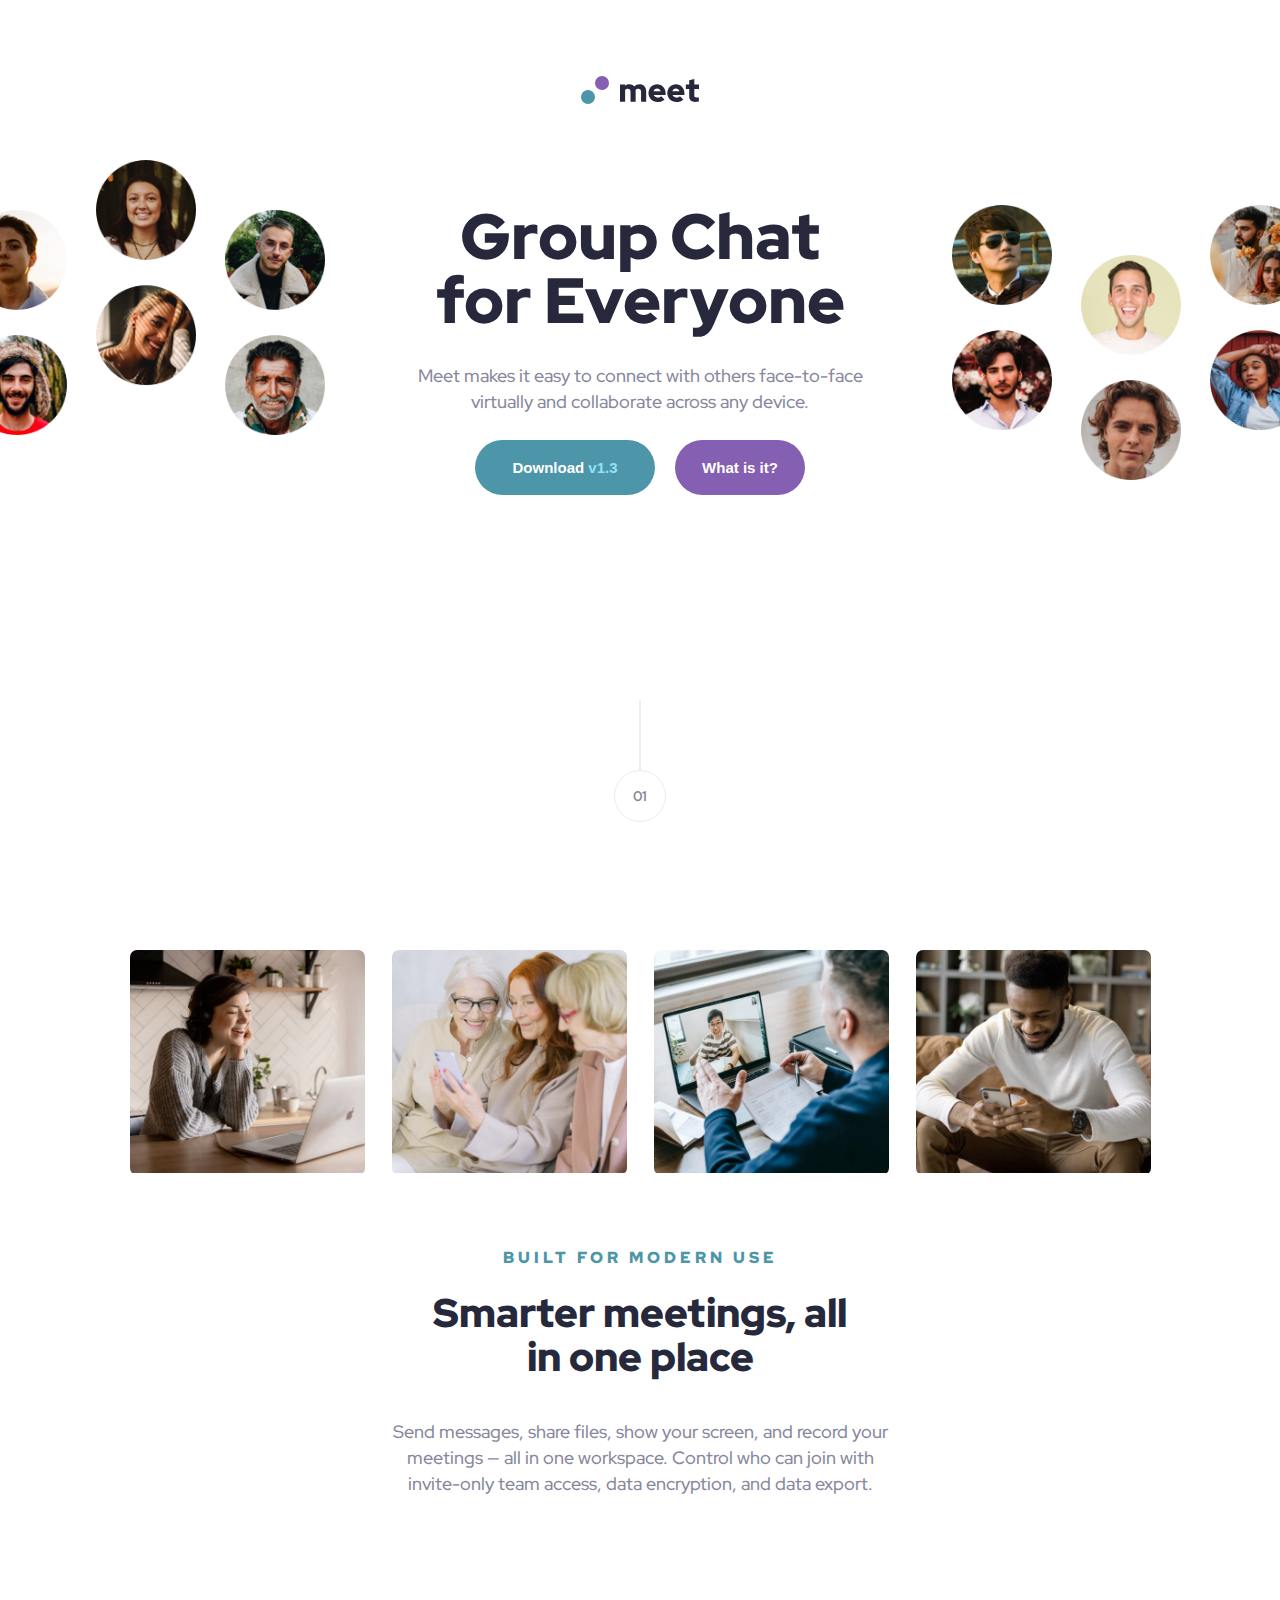
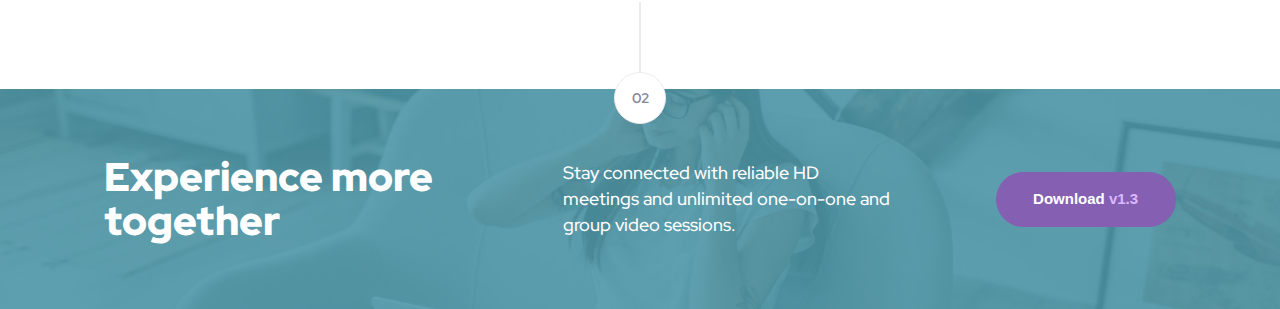
<file: index.html>
<!DOCTYPE html>
<html lang="en">
<head>
  <meta charset="UTF-8">
  <meta name="viewport" content="width=device-width, initial-scale=1.0">

  <link rel="icon" type="image/png" sizes="32x32" href="./assets/favicon-32x32.png">
  <link rel="preconnect" href="https://fonts.googleapis.com">
  <link rel="preconnect" href="https://fonts.gstatic.com" crossorigin>
  <link href="https://fonts.googleapis.com/css2?family=Red+Hat+Display:wght@500;600;900&display=swap" rel="stylesheet">

  <link rel="stylesheet" href="./css/reset.css">
  <link rel="stylesheet" href="./css/global.css">
  <link rel="stylesheet" href="./css/header.css">
  <link rel="stylesheet" href="./css/main.css">
  <link rel="stylesheet" href="./css/footer.css">

  <title>Frontend Mentor | Meet landing page</title>
</head>
<body>
<header>
  <section class="header">

    <div class="logo">
      <img src="./assets/logo.svg" alt="logo that contains two vertical balls on the left, the bottom one in blue and
      the top in purple, on the side is written meet in navy blue">
    </div>

    <div class="first-container">
      <div class="left-img" role="img" aria-label="image containing six small, round photos, with faces of 2 women and 4 men">
      </div>

      <div class="header-content">
        <h1 class="title-l">Group Chat for Everyone</h1>
        <p class="text">Meet makes it easy to connect with others face-to-face virtually and collaborate across any device.</p>

        <div class="header-button">
          <button class="text-btn button1">Download <span>v1.3</span></button>
          <button class="text-btn button2">What is it?</button>
        </div>
      </div>

      <div class="right-img" role="img" aria-label="image containing six small, round photos, with faces of 2 women, 3 men and a couple">
      </div>

    </div>
    <div class="line-container line-container1">
      <div class="horizontalLine">
      </div>
      <p class="text-numb">01</p>
    </div>
  </section>
</header>
<main>
  <section class="line-picture">
    <div class="meeting-pictures">
      <img src="./assets/desktop/image-woman-in-videocall.jpg" alt="image with a woman in a video call">
    </div>
    <div class="meeting-pictures">
      <img src="./assets/desktop/image-women-videochatting.jpg" alt="image with a woman in a video chat">
    </div>
    <div class="meeting-pictures">
      <img src="./assets/desktop/image-men-in-meeting.jpg" alt="image with a man in a meeting">
    </div>
    <div class="meeting-pictures">
      <img src="./assets/desktop/image-man-texting.jpg" alt="image with a man writing a text on his cell phone">
    </div>
  </section>

  <section class="meeting-content">

    <h2 class="title-s">Built for modern use</h2>

    <h2 class="meeting-content-title title-m">Smarter meetings, all in one place</h2>

    <p class="meeting-content-text text">Send messages, share files, show your screen, and record your meetings — all in one
      workspace. Control who can join with invite-only team access, data encryption, and data export.</p>
  </section>
  <div class="container-numb-2 line-container">
    <div class="horizontalLine">
    </div>
    <p class=" text-numb">02</p>
  </div>
</main>
<footer>

  <div class="footer-img" role="img" aria-label="image of a woman with glasses listening to music with headphones">
    <div class="footer-container">
      <h2 class="title-m">Experience more together</h2>
      <p class="text">Stay connected with reliable HD meetings and unlimited one-on-one and group video sessions.</p>

      <button class="text-btn button2">Download <span>v1.3</span></button>
    </div>
  </div>
</footer>
</body>
</html>
</file>
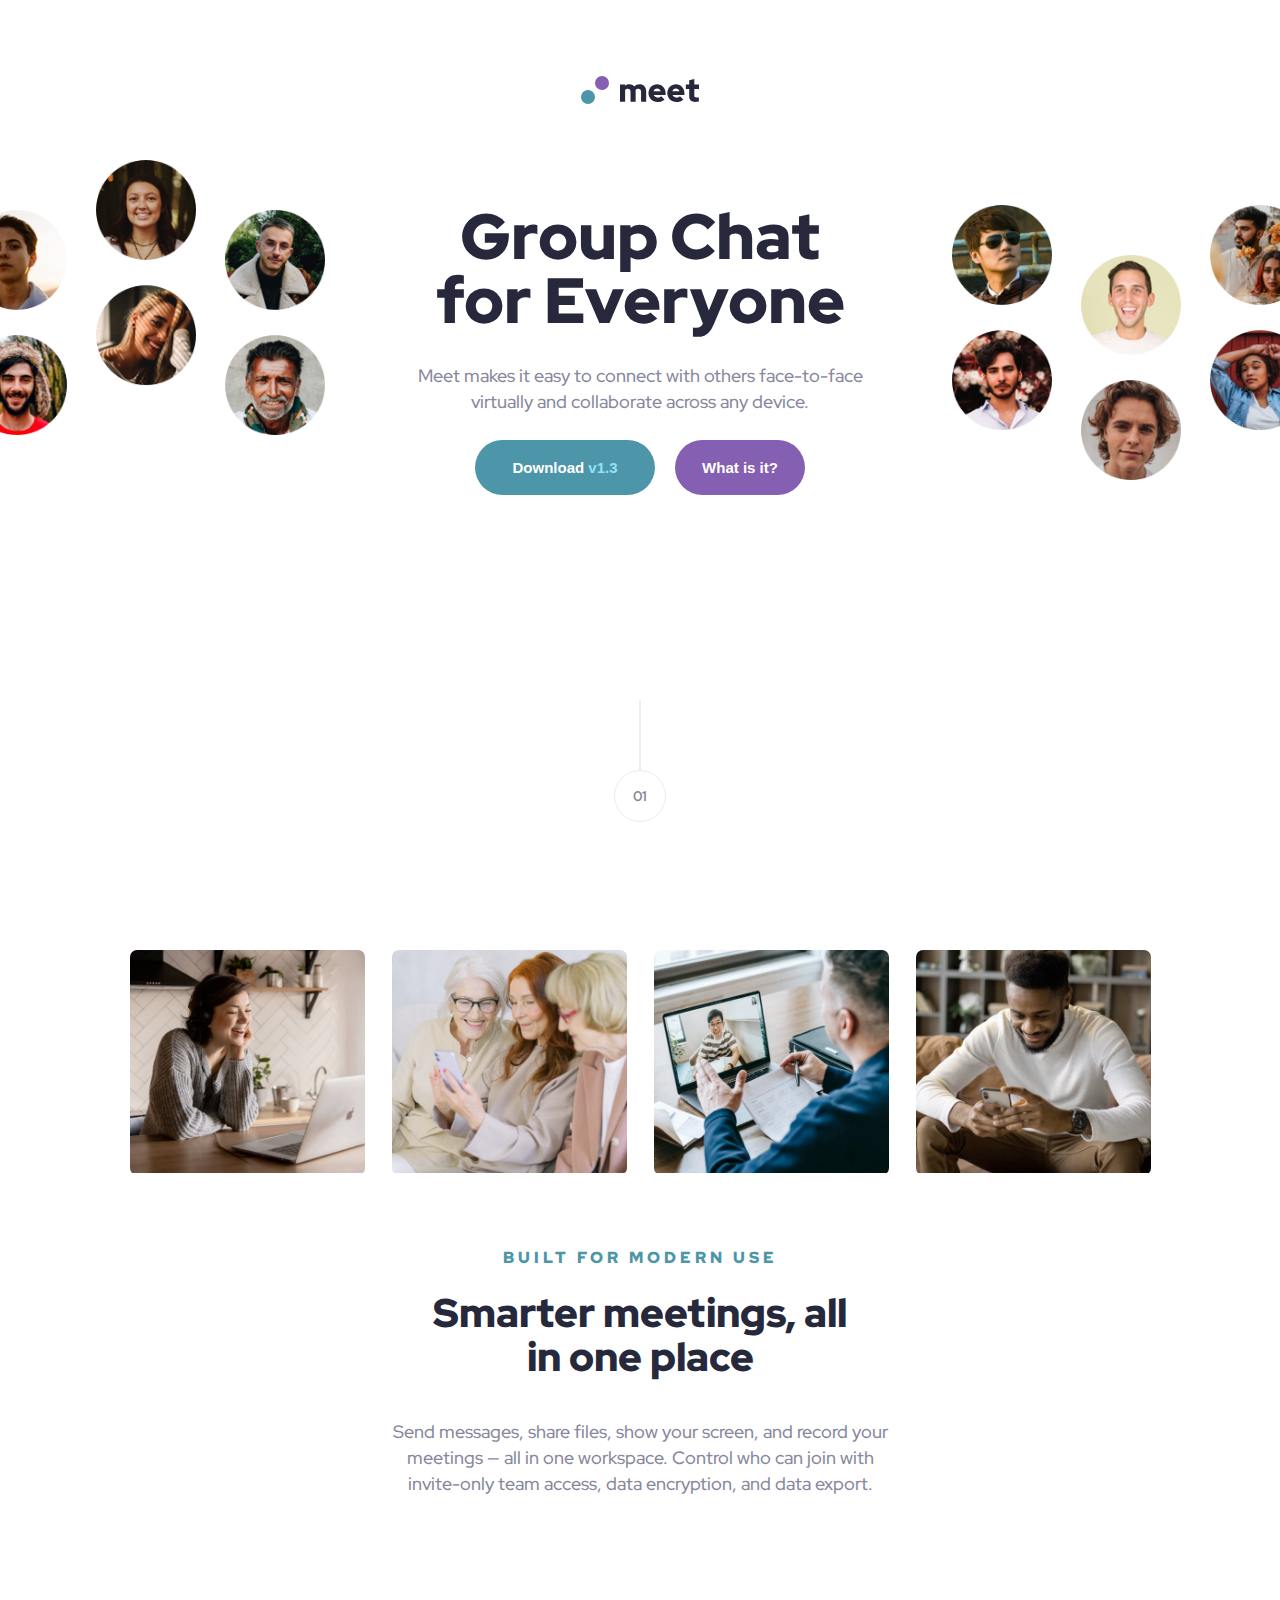
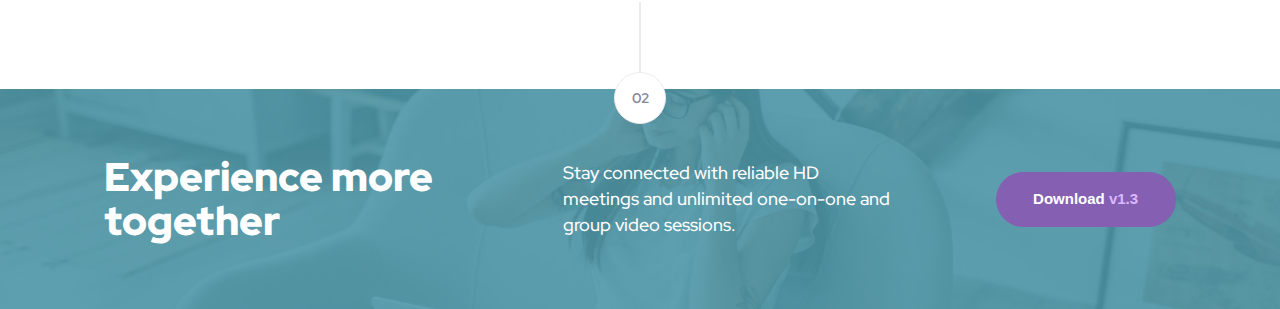
<file: starter-code/index.html>
<!DOCTYPE html>
<html lang="en">
<head>
  <meta charset="UTF-8">
  <meta name="viewport" content="width=device-width, initial-scale=1.0">

  <link rel="icon" type="image/png" sizes="32x32" href="./assets/favicon-32x32.png">
  <link rel="preconnect" href="https://fonts.googleapis.com">
  <link rel="preconnect" href="https://fonts.gstatic.com" crossorigin>
  <link href="https://fonts.googleapis.com/css2?family=Red+Hat+Display:wght@500;600;900&display=swap" rel="stylesheet">

  <link rel="stylesheet" href="./css/reset.css">
  <link rel="stylesheet" href="./css/global.css">
  <link rel="stylesheet" href="./css/header.css">
  <link rel="stylesheet" href="./css/main.css">
  <link rel="stylesheet" href="./css/footer.css">

  <title>Frontend Mentor | Meet landing page</title>
</head>
<body>
<header>
  <section class="header">

    <div class="logo">
      <img src="./assets/logo.svg" alt="logo that contains two vertical balls on the left, the bottom one in blue and the top in purple, on the side is written meet in navy blue">
    </div>

    <div class="first-container">
      <div class="left-img" role="img" aria-label="">
      </div>

      <div class="header-content">
        <h1 class="title-l">Group Chat for Everyone</h1>
        <p class="text">Meet makes it easy to connect with others face-to-face virtually and collaborate across any device.</p>

        <div class="header-button">
          <button class="text-btn button1">Download <span>v1.3</span></button>
          <button class="text-btn button2">What is it?</button>
        </div>
      </div>

      <div class="right-img" role="img" aria-label="">
      </div>

    </div>
    <div class="line-container line-container1">
      <div class="horizontalLine">
      </div>
      <p class="text-numb">01</p>
    </div>
  </section>
</header>
<main>
  <section class="line-picture">
    <div class="meeting-pictures">
      <img src="./assets/desktop/image-woman-in-videocall.jpg" alt="">
    </div>
    <div class="meeting-pictures">
      <img src="./assets/desktop/image-women-videochatting.jpg" alt="">
    </div>
    <div class="meeting-pictures">
      <img src="./assets/desktop/image-men-in-meeting.jpg" alt="">
    </div>
    <div class="meeting-pictures">
      <img src="./assets/desktop/image-man-texting.jpg" alt="">
    </div>
  </section>

  <section class="meeting-content">

    <h2 class="title-s">Built for modern use</h2>

    <h2 class="meeting-content-title title-m">Smarter meetings, all in one place</h2>

    <p class="meeting-content-text text">Send messages, share files, show your screen, and record your meetings — all in one
      workspace. Control who can join with invite-only team access, data encryption, and data export.</p>
  </section>
  <div class="container-numb-2 line-container">
    <div class="horizontalLine">
    </div>
    <p class=" text-numb">02</p>
  </div>
</main>
<footer>

  <div class="footer-img" role="img" aria-label="">
    <div class="footer-container">
      <h2 class="title-m">Experience more together</h2>
      <p class="text">Stay connected with reliable HD meetings and unlimited one-on-one and group video sessions.</p>

      <button class="text-btn button2">Download <span>v1.3</span></button>
    </div>
  </div>
</footer>
</body>
</html>
</file>
<file: css/global.css>
body{
    font-family: 'Red Hat Display', sans-serif;
}

/*titles and texts*/
.title-l{
    font-size: 64px;
    line-height: 64px;
    font-weight: 900;
    color: #27283c;
}

.title-m{
    font-size: 40px;
    line-height: 44px;
    font-weight: 900;
    color: #26283c;
}

.title-s{
    font-size: 16px;
    line-height: 26px;
    letter-spacing: 4px;
    font-weight: 900;
    text-transform: uppercase;
    color: rgb(77,150,168);
}

.text{
    font-size: 18px;
    line-height: 26px;
    font-weight: 500;
    color: rgb(135,135,157);
}

.text-btn{
    font-size: 15px;
    line-height: 26px;
    font-weight: 600;
}

.text-numb{
    font-size: 14px;
    font-weight: 700;
    background-color: #FFFFFF;
    color: #888898;
}

/*end texts*/

/*buttons*/

.button1{
    background-color: #4D96A9;
    color: #FFFFFF;
    height: 55px;
    width: 180px;
    border-radius: 35px;
    border-style: none;
    cursor: pointer;
}

.button1 span{
    color: rgb(144, 226, 247);
}

.button1:hover{
    background-color: #71c0d4;

}

.button2{
    background-color: #855FB1;
    color: #FFFFFF;
    height: 55px;
    width: 130px;
    border-radius: 35px;
    border-style: none;
    cursor: pointer;
}

.button2 span{
    color: #d9b8ff;
}
.button2:hover{
    background-color: #b18bde;

}

@media screen and (max-width: 425px) {
    .title-l{
        font-size: 54px;
        line-height: 64px;
        font-weight: 900;
        color: #27283c;
    }

    .text {
        font-size: 18px;
        line-height: 30px;
    }

    .text-numb{
        font-size: 17px;
        line-height: 30px;
        font-weight: 700;
        background-color: #FFFFFF;
        color: #888898;
    }
}
</file>
<file: css/header.css>
.header{
    display: flex;
    flex-direction: column;
    overflow: hidden;
    min-height: 600px;
    height: 100vh;
}


.logo{
    display: flex;
    height: 100px;
    justify-content: center;
    align-items: center;
}

.first-container{
    display: flex;
    flex-direction: row;
    justify-content: space-between;
    margin-top: 25px;
    height: 55%;

}

.left-img{
    background-image: url("../assets/desktop/image-hero-left.png");
    background-size: contain;
    background-repeat: no-repeat;
    position: relative;
    left: -33px;
    top: -45px;
    width: 28%;
    height: 55%;
    min-height: 303px;
}

.header-content{
    display: flex;
    flex-direction: column;
    align-items: center;
    width: 40%;
    text-align: center;
    height: 55%;
    min-height: 303px;
}

.header-content > h1{
    width: 420px;
    text-align: center;
}

.header-content > p{
    width: 500px;
    margin-top: 30px;
    background-color: white;
    text-align: center;
    margin-bottom: 25px;
}

.header-button{
    display: flex;
    gap: 20px;
}

.right-img{
    background-image: url("../assets/desktop/image-hero-right.png");
    background-size: contain;
    background-repeat: no-repeat;
    position: relative;
    right: -30px;
    width: 28%;
    height: 55%;
    min-height: 303px;
}

.line-container{
    display: flex;
    flex-direction: column;
    align-items: center;
    justify-content: center;
}

.horizontalLine{
    height: 70px;
    width: 1px;
    border-left: #ececed solid 2px;
}

.line-container p{
    display: flex;
    justify-content: center;
    align-items: center;
    border: #ececed solid 1px;
    height: 50px;
    width: 50px;
    border-radius: 100%;
}

@media screen and (min-height: 800px) {
    .logo{
        height: 180px;
    }
}

/*surface pro 7*/
@media screen and (min-height: 1368px) {
    .header {
        height: 660px;
    }
}
/*ipad 820px*/

@media screen and (max-width: 820px) {
    .header {
        height: 1180px;
    }
    .first-container {
        flex-direction: column;
        align-items: center;
        margin-top: 25px;
        height: 63%;

    }

    .left-img {
        background-image: url("../assets/tablet/image-hero.png");
        width: 100%;
        height: 303px;
        position: static;
    }

    .header-content {
        width: 60%;
        margin-top: 65px;
        height: 55%;
    }

    .right-img {
        display: none;
    }

    .header-content > p {
        margin-bottom: 30px;
    }
}

/*celphone 425px*/
@media screen and (max-width: 425px) {

    .first-container {
        height: 640px;

    }

    .left-img {
        background-image: url("../assets/tablet/image-hero.png");
        width: 110%;
        position: static;
    }

    .header-content {
        position: relative;
        top: -50px;
        width: 100%;
        margin-top: 0;
        height: 55%;
    }

    .header-content > h1 {
        width: 348px;
        text-align: center;
    }

    .header-content > p {
        width: 373px;
        margin-bottom: 30px;
    }

    .header-button{
        flex-direction: column;
        align-items: center;
    }
    .line-container1{
        margin-top: 60px;
        margin-bottom: 60px;
    }

    .header {
        display: flex;
        flex-direction: column;
        overflow: hidden;
        height: 1096px;
    }
}
</file>
<file: css/main.css>
.line-picture{
    display: flex;
    justify-content: center;
    align-items: center;
    margin-top: 20px;
    gap: 27px;
    padding-bottom: 30px;
}
.meeting-pictures{
    width: 200px;
    height: 190px;
    overflow: hidden;
    background-color: #FFFFFF;
    border-radius: 7px;
}

.meeting-pictures img{
    width: 100%;
}

.meeting-content{
    display: flex;
    flex-direction: column;
    align-items: center;
    text-align: center;
}

.meeting-content h2{
    margin-top: 20px;
}

.meeting-content-title{
    width: 450px;
    margin-bottom: 40px;
}

.meeting-content-text{
    width: 520px;
}

.container-numb-2{
    position: relative;
    bottom: -35px;
}



@media screen and (min-height: 760px) {
    .meeting-pictures {
        width: 235px;
        height: 225px;
    }

    .line-picture{
        margin-top: 50px;
        padding-bottom: 50px;
    }

    .meeting-content-text{
        margin-bottom: 70px;
    }

    .footer-container{
        height: 308px;
    }
}

/*ipad*/
@media screen and (max-width: 820px) {
    .meeting-pictures {
        width: 167px;
        height: 158px;
    }

    .line-picture{
        margin-top: 0;
        padding-bottom: 50px;
    }

    .meeting-content-text{
        margin-bottom: 70px;
    }

    .footer-container{
        height: 308px;
    }
}

/*celphone 425px*/
@media screen and (max-width: 425px) {

    .line-picture{
        flex-wrap: wrap;
    }

    .meeting-content-title {
        width: 384px;
    }
    .meeting-content-text {
        width: 392px;
    }
}
</file>
<file: css/footer.css>
.footer-img{
    background-image: url("../assets/desktop/image-footer.jpg");
    background-size: cover;
    background-repeat: no-repeat;
    background-position: center;
}

.footer-container{
    display: flex;
    height: 220px;
    background-color: rgba(77, 150, 169, 0.89);
    align-items: center;
    justify-content: center;
    gap: 100px;
}

.footer-container h2{
    display: flex;
    justify-content: center;
    color: #FFFFFF;
    width: 28%;
}

.footer-container p{
    color: #FFFFFF;
    width: 26%;
}

.footer-container button{
    color: #FFFFFF;
    width: 180px;
}

@media screen and (max-width: 820px) {
.footer-container{
    flex-direction: column;
    text-align: center;
    height: auto;
    gap: 0;
}

    .footer-container h2{
        margin-top: 65px;
        margin-bottom: 40px;
        width: 50%;
    }
    .footer-container p{
        margin-bottom: 40px;
        width: 70%;
    }
    .footer-container button{
        margin-bottom: 65px;
    }
}

/*celphone 425px*/
@media screen and (max-width: 425px) {
    .footer-container h2{
        width: 80%;
    }

    .footer-container p{
        width: 80%;
    }

}
</file>
<file: starter-code/css/global.css>
body{
    font-family: 'Red Hat Display', sans-serif;
}

/*titles and texts*/
.title-l{
    font-size: 64px;
    line-height: 64px;
    font-weight: 900;
    color: #27283c;
}

.title-m{
    font-size: 40px;
    line-height: 44px;
    font-weight: 900;
    color: #26283c;
}

.title-s{
    font-size: 16px;
    line-height: 26px;
    letter-spacing: 4px;
    font-weight: 900;
    text-transform: uppercase;
    color: rgb(77,150,168);
}

.text{
    font-size: 18px;
    line-height: 26px;
    font-weight: 500;
    color: rgb(135,135,157);
}

.text-btn{
    font-size: 15px;
    line-height: 26px;
    font-weight: 600;
}

.text-numb{
    font-size: 14px;
    font-weight: 700;
    background-color: #FFFFFF;
    color: #888898;
}

/*end texts*/

/*buttons*/

.button1{
    background-color: #4D96A9;
    color: #FFFFFF;
    height: 55px;
    width: 180px;
    border-radius: 35px;
    border-style: none;
    cursor: pointer;
}

.button1 span{
    color: rgb(144, 226, 247);
}

.button1:hover{
    background-color: #71c0d4;

}

.button2{
    background-color: #855FB1;
    color: #FFFFFF;
    height: 55px;
    width: 130px;
    border-radius: 35px;
    border-style: none;
    cursor: pointer;
}

.button2 span{
    color: #d9b8ff;
}
.button2:hover{
    background-color: #b18bde;

}

@media screen and (max-width: 425px) {
    .title-l{
        font-size: 54px;
        line-height: 64px;
        font-weight: 900;
        color: #27283c;
    }

    .text {
        font-size: 18px;
        line-height: 30px;
    }

    .text-numb{
        font-size: 17px;
        line-height: 30px;
        font-weight: 700;
        background-color: #FFFFFF;
        color: #888898;
    }
}
</file>
<file: starter-code/css/header.css>
.header{
    display: flex;
    flex-direction: column;
    overflow: hidden;
    height: 100vh;
}


.logo{
    display: flex;
    height: 100px;
    justify-content: center;
    align-items: center;
}

.first-container{
    display: flex;
    flex-direction: row;
    justify-content: space-between;
    margin-top: 25px;
    height: 55%;

}

.left-img{
    background-image: url("../assets/desktop/image-hero-left.png");
    background-size: contain;
    background-repeat: no-repeat;
    position: relative;
    left: -33px;
    top: -45px;
    width: 28%;
    height: 55%;
    min-height: 303px;
}

.header-content{
    display: flex;
    flex-direction: column;
    align-items: center;
    width: 40%;
    text-align: center;
    height: 55%;
    min-height: 303px;
}

.header-content > h1{
    width: 420px;
    text-align: center;
}

.header-content > p{
    width: 500px;
    margin-top: 30px;
    background-color: white;
    text-align: center;
    margin-bottom: 25px;
}

.header-button{
    display: flex;
    gap: 20px;
}

.right-img{
    background-image: url("../assets/desktop/image-hero-right.png");
    background-size: contain;
    background-repeat: no-repeat;
    position: relative;
    right: -30px;
    width: 28%;
    height: 55%;
    min-height: 303px;
}

.line-container{
    display: flex;
    flex-direction: column;
    align-items: center;
    justify-content: center;
}

.horizontalLine{
    height: 70px;
    width: 1px;
    border-left: #ececed solid 2px;
}

.line-container p{
    display: flex;
    justify-content: center;
    align-items: center;
    border: #ececed solid 1px;
    height: 50px;
    width: 50px;
    border-radius: 100%;
}

@media screen and (min-height: 800px) {
    .logo{
        height: 180px;
    }

}

/*ipad 820px*/

@media screen and (max-width: 820px) {
    .first-container {
        flex-direction: column;
        align-items: center;
        margin-top: 25px;
        height: 63%;

    }

    .left-img {
        background-image: url("../assets/tablet/image-hero.png");
        width: 100%;
        height: 303px;
        position: static;
    }

    .header-content {
        width: 60%;
        margin-top: 65px;
        height: 55%;
    }

    .right-img {
        display: none;
    }

    .header-content > p {
        margin-bottom: 30px;
    }
}

/*celphone 425px*/
@media screen and (max-width: 425px) {

    .first-container {
        height: 640px;

    }

    .left-img {
        background-image: url("../assets/tablet/image-hero.png");
        width: 110%;
        position: static;
    }

    .header-content {
        position: relative;
        top: -50px;
        width: 100%;
        margin-top: 0;
        height: 55%;
    }

    .header-content > h1 {
        width: 348px;
        text-align: center;
    }

    .header-content > p {
        width: 373px;
        margin-bottom: 30px;
    }

    .header-button{
        flex-direction: column;
        align-items: center;
    }
    .line-container1{
        margin-top: 60px;
        margin-bottom: 60px;
    }

    .header {
        display: flex;
        flex-direction: column;
        overflow: hidden;
        height: 1096px;
    }
}
</file>
<file: starter-code/css/main.css>
.line-picture{
    display: flex;
    justify-content: center;
    align-items: center;
    margin-top: 20px;
    gap: 27px;
    padding-bottom: 30px;
}
.meeting-pictures{
    width: 200px;
    height: 190px;
    overflow: hidden;
    background-color: #FFFFFF;
    border-radius: 7px;
}

.meeting-pictures img{
    width: 100%;
}

.meeting-content{
    display: flex;
    flex-direction: column;
    align-items: center;
    text-align: center;
}

.meeting-content h2{
    margin-top: 20px;
}

.meeting-content-title{
    width: 450px;
    margin-bottom: 40px;
}

.meeting-content-text{
    width: 520px;
}

.container-numb-2{
    position: relative;
    bottom: -35px;
}



@media screen and (min-height: 760px) {
    .meeting-pictures {
        width: 235px;
        height: 225px;
    }

    .line-picture{
        margin-top: 50px;
        padding-bottom: 50px;
    }

    .meeting-content-text{
        margin-bottom: 70px;
    }

    .footer-container{
        height: 308px;
    }
}

/*ipad*/
@media screen and (max-width: 820px) {
    .meeting-pictures {
        width: 167px;
        height: 158px;
    }

    .line-picture{
        margin-top: 0;
        padding-bottom: 50px;
    }

    .meeting-content-text{
        margin-bottom: 70px;
    }

    .footer-container{
        height: 308px;
    }
}

/*celphone 425px*/
@media screen and (max-width: 425px) {

    .line-picture{
        flex-wrap: wrap;
    }

    .meeting-content-title {
        width: 384px;
    }
    .meeting-content-text {
        width: 392px;
    }
}
</file>
<file: starter-code/css/footer.css>
.footer-img{
    background-image: url("../assets/desktop/image-footer.jpg");
    background-size: cover;
    background-repeat: no-repeat;
    background-position: center;
}

.footer-container{
    display: flex;
    height: 220px;
    background-color: rgba(77, 150, 169, 0.89);
    align-items: center;
    justify-content: center;
    gap: 100px;
}

.footer-container h2{
    display: flex;
    justify-content: center;
    color: #FFFFFF;
    width: 28%;
}

.footer-container p{
    color: #FFFFFF;
    width: 26%;
}

.footer-container button{
    color: #FFFFFF;
    width: 180px;
}

@media screen and (max-width: 820px) {
.footer-container{
    flex-direction: column;
    text-align: center;
    height: auto;
    gap: 0;
}

    .footer-container h2{
        margin-top: 65px;
        margin-bottom: 40px;
        width: 50%;
    }
    .footer-container p{
        margin-bottom: 40px;
        width: 70%;
    }
    .footer-container button{
        margin-bottom: 65px;
    }
}

/*celphone 425px*/
@media screen and (max-width: 425px) {
    .footer-container h2{
        width: 80%;
    }

    .footer-container p{
        width: 80%;
    }

}
</file>
